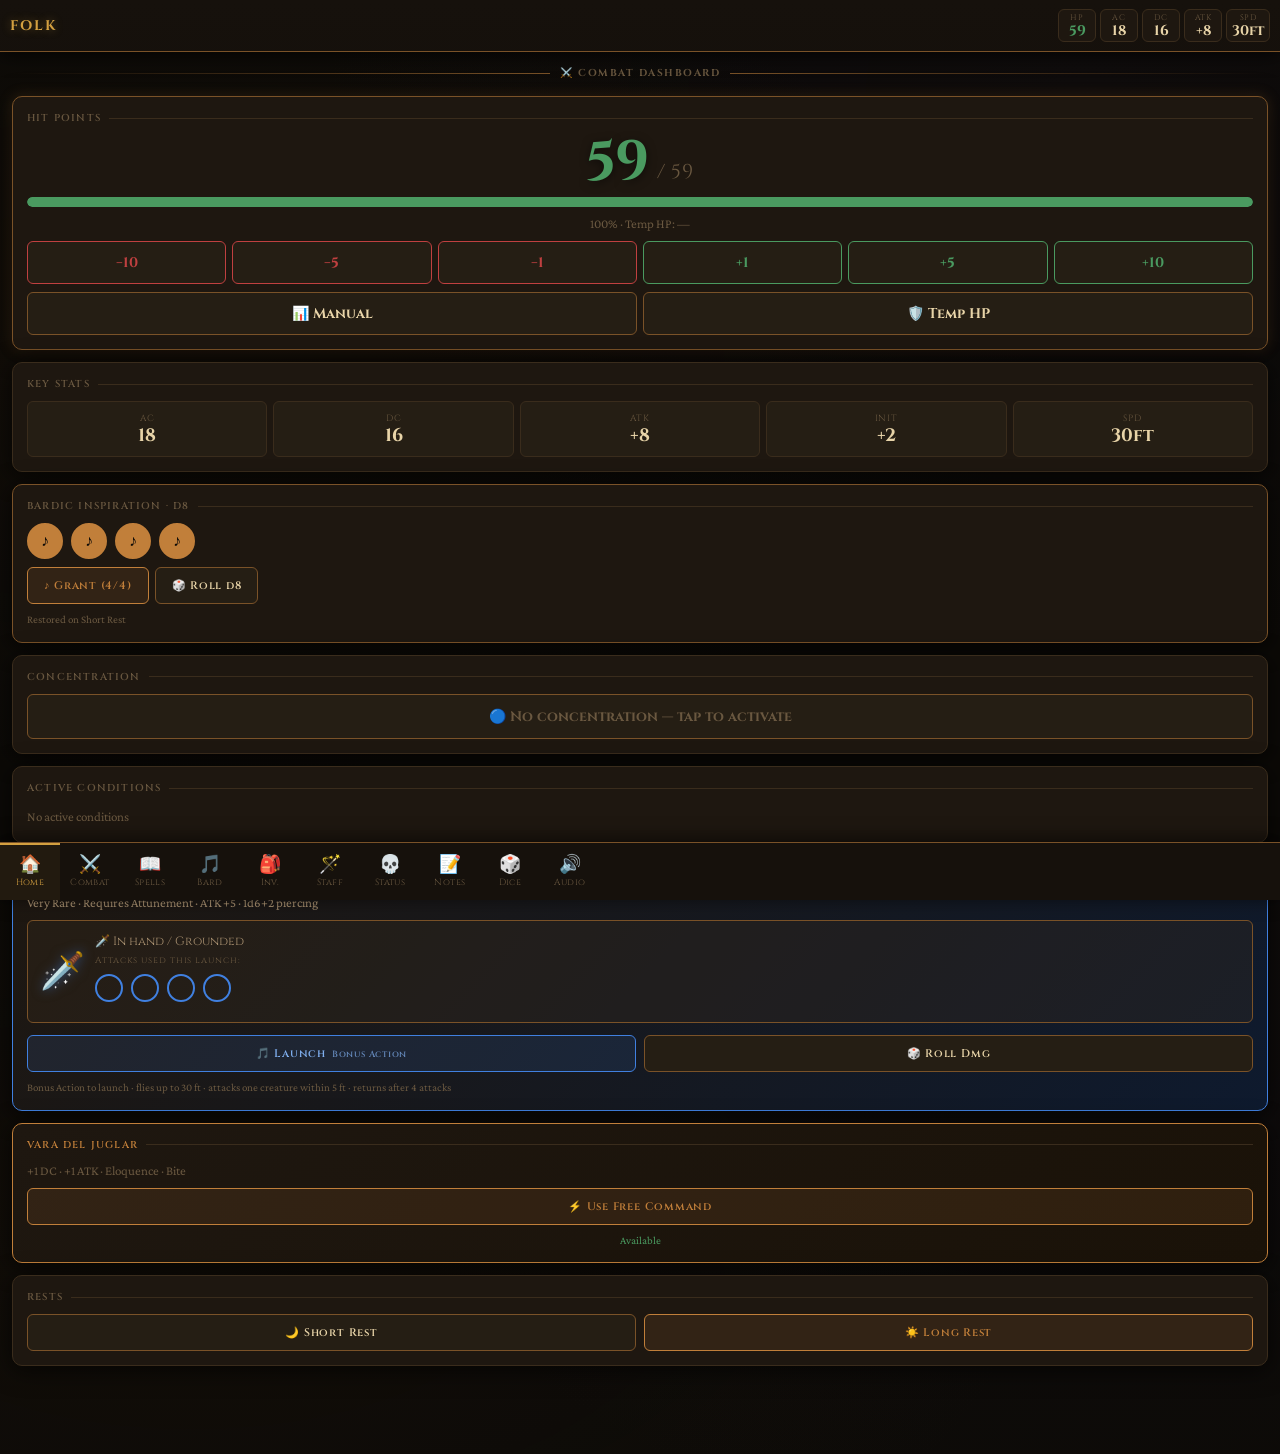
<file: index.html>
<!DOCTYPE html>
<html lang="en">
<head>
<meta charset="UTF-8">
<meta name="viewport" content="width=device-width, initial-scale=1.0, maximum-scale=1.0, user-scalable=no">
<meta name="apple-mobile-web-app-capable" content="yes">
<title>Folk · Bard of the College of Valor</title>
<link href="https://fonts.googleapis.com/css2?family=Cinzel:wght@400;600;700&family=Crimson+Pro:ital,wght@0,400;0,600;1,400&display=swap" rel="stylesheet">
<link rel="stylesheet" href="css/styles.css">
</head>
<body>

<header id="app-header">
  <div id="folk-title">FOLK</div>
  <div class="header-stats">
    <div class="hstat" onclick="showSection('combat')"><span class="hstat-lbl">HP</span><span class="hstat-val" id="hdr-hp">59</span></div>
    <div class="hstat"><span class="hstat-lbl">AC</span><span class="hstat-val">18</span></div>
    <div class="hstat"><span class="hstat-lbl">DC</span><span class="hstat-val">16</span></div>
    <div class="hstat"><span class="hstat-lbl">ATK</span><span class="hstat-val">+8</span></div>
    <div class="hstat" id="hdr-spd-wrap"><span class="hstat-lbl">SPD</span><span class="hstat-val" id="hdr-spd">30ft</span></div>
  </div>
</header>

<div id="cond-banner"><div class="cb-main" id="cb-inner"></div></div>

<div id="secs">
  <div class="section active" id="sec-dashboard"></div>
  <div class="section" id="sec-combat"></div>
  <div class="section" id="sec-spellbook"></div>
  <div class="section" id="sec-bard"></div>
  <div class="section" id="sec-inventory"></div>
  <div class="section" id="sec-vara"></div>
  <div class="section" id="sec-conditions"></div>
  <div class="section" id="sec-notes"></div>
  <div class="section" id="sec-dice"></div>
  <div class="section" id="sec-audio"></div>
</div>

<nav id="bottom-nav">
  <button class="ntab active" data-s="dashboard" onclick="showSection('dashboard')"><span class="ntab-icon">🏠</span><span class="ntab-lbl">Home</span></button>
  <button class="ntab" data-s="combat" onclick="showSection('combat')"><span class="ntab-icon">⚔️</span><span class="ntab-lbl">Combat</span></button>
  <button class="ntab" data-s="spellbook" onclick="showSection('spellbook')"><span class="ntab-icon">📖</span><span class="ntab-lbl">Spells</span></button>
  <button class="ntab" data-s="bard" onclick="showSection('bard')"><span class="ntab-icon">🎵</span><span class="ntab-lbl">Bard</span></button>
  <button class="ntab" data-s="inventory" onclick="showSection('inventory')"><span class="ntab-icon">🎒</span><span class="ntab-lbl">Inv.</span></button>
  <button class="ntab" data-s="vara" onclick="showSection('vara')"><span class="ntab-icon">🪄</span><span class="ntab-lbl">Staff</span></button>
  <button class="ntab" data-s="conditions" onclick="showSection('conditions')"><span class="ntab-icon">💀</span><span class="ntab-lbl">Status</span></button>
  <button class="ntab" data-s="notes" onclick="showSection('notes')"><span class="ntab-icon">📝</span><span class="ntab-lbl">Notes</span></button>
  <button class="ntab" data-s="dice" onclick="showSection('dice')"><span class="ntab-icon">🎲</span><span class="ntab-lbl">Dice</span></button>
  <button class="ntab" data-s="audio" onclick="showSection('audio')"><span class="ntab-icon">🔊</span><span class="ntab-lbl">Audio</span></button>
</nav>

<div id="toast"></div>

<!-- MODALS -->
<div class="overlay" id="m-hp" onclick="if(event.target===this)closeModal('m-hp')">
  <div class="modal"><div class="modal-title">Adjust Hit Points</div>
    <input type="number" id="mi-hp" placeholder="Amount..." style="font-size:22px;text-align:center;margin-bottom:12px">
    <div class="btn-row mb4"><button class="btn dan f1" onclick="applyHP('dmg')">⚔️ Damage</button><button class="btn suc f1" onclick="applyHP('heal')">💚 Heal</button></div>
    <button class="btn full" onclick="closeModal('m-hp')">Cancel</button></div>
</div>
<div class="overlay" id="m-temp" onclick="if(event.target===this)closeModal('m-temp')">
  <div class="modal"><div class="modal-title">Temporary Hit Points</div>
    <input type="number" id="mi-temp" placeholder="Temp HP amount..." style="margin-bottom:12px">
    <div class="btn-row"><button class="btn pri f1" onclick="applyTempHP()">Set</button><button class="btn f1" onclick="closeModal('m-temp')">Cancel</button></div></div>
</div>
<div class="overlay" id="m-conc" onclick="if(event.target===this)closeModal('m-conc')">
  <div class="modal"><div class="modal-title">Concentration</div>
    <input type="text" id="mi-conc" placeholder="Spell name..." style="margin-bottom:12px">
    <div class="btn-row mb8"><button class="btn mag f1" onclick="setConc()">🔵 Concentrate</button><button class="btn dan f1" onclick="breakConc()">✕ Break</button></div>
    <button class="btn full" onclick="closeModal('m-conc')">Cancel</button></div>
</div>
<div class="overlay" id="m-custom-spell" onclick="if(event.target===this)closeModal('m-custom-spell')">
  <div class="modal"><div class="modal-title">Add Custom Spell</div>
    <input id="cs-name" placeholder="Spell name" style="margin-bottom:8px">
    <select id="cs-level" style="margin-bottom:8px"><option value="0">Cantrip</option><option value="1">Level 1</option><option value="2">Level 2</option><option value="3">Level 3</option><option value="4">Level 4</option></select>
    <input id="cs-cast" placeholder="Casting time" style="margin-bottom:8px">
    <input id="cs-range" placeholder="Range (e.g. 60 ft)" style="margin-bottom:8px">
    <input id="cs-dur" placeholder="Duration" style="margin-bottom:8px">
    <textarea id="cs-desc" placeholder="Description..." style="margin-bottom:8px;min-height:80px"></textarea>
    <div class="btn-row"><button class="btn pri f1" onclick="addCustomSpell()">Add</button><button class="btn f1" onclick="closeModal('m-custom-spell')">Cancel</button></div></div>
</div>

<script src="js/config/character.js"></script>
<script src="js/conditions.js"></script>
<script src="js/config/bard-features.js"></script>
<script src="js/config/spells.js"></script>
<script src="js/state.js"></script>
<script src="js/app.js"></script>
<script src="js/sections.js"></script>
<script src="audio/manifest.js"></script>
<script src="js/audio-manager.js"></script>
<script src="js/init.js"></script></body>
</html>
</file>
<file: css/styles.css>
*,*::before,*::after{box-sizing:border-box;margin:0;padding:0;-webkit-tap-highlight-color:transparent}
:root{
  --bg:#0c0a07;--panel:#16110c;--card:#1e1710;--card2:#251e14;
  --border:#3a2c1c;--border2:#7a5228;
  --copper:#c17f3a;--gold:#d4a040;--goldbr:#f0c060;
  --txt:#e8d4a8;--txt2:#a89070;--txt3:#6a5840;
  --hp-ok:#3d8a50;--hp-warn:#b07a10;--hp-crit:#c04040;
  --magic:#6040a0;--danger:#c04040;--success:#4a9a60;--warn:#b07a10;
  --r:6px;--rmd:10px;--rlg:14px;
  --shadow:0 4px 24px rgba(0,0,0,.7);--glow:0 0 14px rgba(193,127,58,.25);
  --header-h:52px;--banner-h:0px;--nav-h:58px;
}
html{height:100%;scroll-behavior:smooth}
body{min-height:100%;background:var(--bg);color:var(--txt);font-family:'Crimson Pro',Georgia,serif;font-size:16px;line-height:1.4;overflow-x:hidden;padding-top:calc(var(--header-h) + var(--banner-h));padding-bottom:calc(var(--nav-h) + 4px);background-image:radial-gradient(ellipse at 15% 40%,rgba(60,40,20,.12) 0%,transparent 55%),radial-gradient(ellipse at 85% 10%,rgba(40,30,60,.1) 0%,transparent 50%)}
h1,h2,h3,h4,.cinzel{font-family:'Cinzel','Times New Roman',serif;letter-spacing:.04em}
::-webkit-scrollbar{width:4px}::-webkit-scrollbar-track{background:var(--bg)}::-webkit-scrollbar-thumb{background:var(--border2);border-radius:2px}

/* ─── HEADER ─────────────────────────── */
#app-header{position:fixed;top:0;left:0;right:0;height:var(--header-h);z-index:200;background:linear-gradient(180deg,var(--panel) 0%,rgba(22,17,12,.97) 100%);border-bottom:1px solid var(--border2);display:flex;align-items:center;padding:0 10px;gap:8px;box-shadow:0 2px 20px rgba(0,0,0,.8);backdrop-filter:blur(4px)}
#folk-title{font-family:'Cinzel',serif;font-size:14px;font-weight:700;color:var(--gold);letter-spacing:.14em;white-space:nowrap;text-shadow:0 0 10px rgba(212,160,64,.4)}
.header-stats{display:flex;gap:4px;flex:1;justify-content:flex-end;overflow:hidden}
.hstat{display:flex;flex-direction:column;align-items:center;background:var(--card);border:1px solid var(--border);border-radius:var(--r);padding:2px 5px;min-width:38px;cursor:pointer;transition:border-color .2s}
.hstat:hover{border-color:var(--border2)}
.hstat-lbl{font-size:8px;color:var(--txt3);letter-spacing:.08em;text-transform:uppercase;font-family:'Cinzel',serif}
.hstat-val{font-size:14px;font-weight:700;color:var(--txt);font-family:'Cinzel',serif;line-height:1.2}
.hstat-val.ok{color:var(--success)}.hstat-val.warn{color:var(--warn)}.hstat-val.crit{color:var(--danger);animation:pcrit 1s infinite}
@keyframes pcrit{0%,100%{opacity:1}50%{opacity:.45}}

/* ─── CONDITION BANNER ───────────────── */
#cond-banner{position:fixed;top:var(--header-h);left:0;right:0;z-index:190;display:none;flex-direction:column;border-bottom:1px solid rgba(192,64,64,.35);box-shadow:0 3px 12px rgba(0,0,0,.5)}
#cond-banner.active{display:flex}
.cb-main{display:flex;align-items:center;gap:6px;padding:5px 10px;overflow-x:auto;scrollbar-width:none;background:linear-gradient(90deg,rgba(192,40,40,.18) 0%,rgba(22,17,12,.97) 100%);min-height:30px}
.cb-main::-webkit-scrollbar{display:none}
.cb-lbl{font-family:'Cinzel',serif;font-size:9px;color:var(--txt3);letter-spacing:.1em;white-space:nowrap;flex-shrink:0}
.cb-pill{flex-shrink:0;font-family:'Cinzel',serif;font-size:9px;padding:2px 8px;border-radius:100px;white-space:nowrap;letter-spacing:.05em}
.cb-pill.bad{background:rgba(192,64,64,.22);border:1px solid rgba(192,64,64,.5);color:#f08888}
.cb-pill.warn{background:rgba(180,120,0,.18);border:1px solid rgba(180,120,0,.4);color:#d4a040}
.cb-pill.spd{background:rgba(32,96,192,.18);border:1px solid rgba(32,96,192,.4);color:#70a0e0}
.cb-pill.good{background:rgba(64,160,80,.15);border:1px solid rgba(64,160,80,.4);color:#70d090}
.cb-sep{flex-shrink:0;color:var(--txt3);font-size:10px}

/* ─── BOTTOM NAV ─────────────────────── */
#bottom-nav{position:fixed;bottom:0;left:0;right:0;height:var(--nav-h);z-index:200;background:var(--panel);border-top:1px solid var(--border2);display:flex;overflow-x:auto;overflow-y:hidden;scrollbar-width:none;box-shadow:0 -2px 20px rgba(0,0,0,.6)}
#bottom-nav::-webkit-scrollbar{display:none}
.ntab{flex:0 0 auto;display:flex;flex-direction:column;align-items:center;justify-content:center;gap:2px;min-width:60px;padding:6px 10px 8px;cursor:pointer;border:none;background:transparent;color:var(--txt3);font-family:'Cinzel',serif;font-size:9px;letter-spacing:.05em;transition:color .2s,background .2s;border-top:2px solid transparent;user-select:none}
.ntab:hover{color:var(--txt2)}.ntab.active{color:var(--gold);border-top-color:var(--gold);background:rgba(212,160,64,.06)}
.ntab-icon{font-size:18px;line-height:1}.ntab-lbl{white-space:nowrap}

/* ─── SECTIONS ───────────────────────── */
.section{display:none;padding:14px 12px}.section.active{display:block}

/* ─── CARDS ──────────────────────────── */
.card{background:var(--card);border:1px solid var(--border);border-radius:var(--rmd);padding:14px;margin-bottom:12px;box-shadow:var(--shadow);position:relative}
.card.acc{border-color:var(--border2)}.card.glow{box-shadow:var(--shadow),var(--glow)}.card.magic{border-color:var(--magic);background:linear-gradient(135deg,var(--card) 0%,#181028 100%)}
.card.danger{border-color:var(--danger)}.card.gold-border{border-color:rgba(212,160,64,.35)}.card.dance{border-color:#4080e0;background:linear-gradient(135deg,var(--card) 0%,#0e1a2e 100%)}

.sec-title{display:flex;align-items:center;gap:10px;margin-bottom:16px;font-family:'Cinzel',serif;font-size:10px;font-weight:700;letter-spacing:.15em;color:var(--txt3);text-transform:uppercase}
.sec-title::before,.sec-title::after{content:'';flex:1;height:1px}
.sec-title::before{background:linear-gradient(to left,var(--border2),transparent)}
.sec-title::after{background:linear-gradient(to right,var(--border2),transparent)}
.ctitle{font-family:'Cinzel',serif;font-size:10px;font-weight:600;letter-spacing:.12em;color:var(--txt3);text-transform:uppercase;margin-bottom:10px;display:flex;align-items:center;gap:8px}
.ctitle::after{content:'';flex:1;height:1px;background:var(--border)}

/* ─── CONDITION EFFECTS INLINE ───────── */
.cond-effects-box{background:rgba(192,40,40,.1);border:1px solid rgba(192,64,64,.3);border-radius:var(--r);padding:10px 12px;margin-bottom:12px}
.cond-effects-title{font-family:'Cinzel',serif;font-size:9px;color:var(--danger);letter-spacing:.1em;margin-bottom:6px}
.cond-fx-row{display:flex;align-items:center;gap:8px;padding:4px 0;border-bottom:1px solid rgba(192,64,64,.15);font-size:13px}
.cond-fx-row:last-child{border-bottom:none}
.cond-fx-icon{font-size:14px;flex-shrink:0;width:20px;text-align:center}
.cond-fx-text{flex:1;color:var(--txt2)}
.cond-fx-badge{font-family:'Cinzel',serif;font-size:9px;padding:2px 7px;border-radius:100px;flex-shrink:0}
.cond-fx-badge.disadv{background:rgba(192,64,64,.25);border:1px solid rgba(192,64,64,.5);color:#f08080}
.cond-fx-badge.adv{background:rgba(64,192,80,.2);border:1px solid rgba(64,192,80,.4);color:#70d090}
.cond-fx-badge.auto{background:rgba(180,120,0,.2);border:1px solid rgba(180,120,0,.4);color:#d4a040}
.cond-fx-badge.zero{background:rgba(32,96,192,.2);border:1px solid rgba(32,96,192,.4);color:#70a0e0}

/* ─── DISADV WARNING BADGE ───────────── */
.disadv-warning{display:inline-flex;align-items:center;gap:5px;padding:5px 10px;border-radius:var(--r);background:rgba(192,64,64,.15);border:1px solid rgba(192,64,64,.4);color:#f08080;font-family:'Cinzel',serif;font-size:10px;letter-spacing:.07em;margin-bottom:8px}
.adv-note{display:inline-flex;align-items:center;gap:5px;padding:5px 10px;border-radius:var(--r);background:rgba(64,192,80,.12);border:1px solid rgba(64,192,80,.35);color:#70d090;font-family:'Cinzel',serif;font-size:10px;letter-spacing:.07em;margin-bottom:8px}

/* ─── HP BAR ─────────────────────────── */
.hp-wrap{background:rgba(0,0,0,.4);border-radius:100px;height:10px;overflow:hidden;margin:8px 0}
.hp-bar{height:100%;border-radius:100px;transition:width .5s ease,background .5s ease}

/* ─── BUTTONS ────────────────────────── */
.btn{display:inline-flex;align-items:center;justify-content:center;gap:6px;padding:10px 16px;border-radius:var(--r);border:1px solid var(--border2);background:var(--card2);color:var(--txt);font-family:'Cinzel',serif;font-size:11px;font-weight:600;letter-spacing:.07em;cursor:pointer;transition:all .15s;white-space:nowrap;user-select:none;-webkit-user-select:none}
.btn:hover{background:var(--border2)}.btn:active{transform:scale(.97)}
.btn.pri{border-color:var(--copper);background:rgba(193,127,58,.12);color:var(--copper)}.btn.pri:hover{background:rgba(193,127,58,.28)}
.btn.dan{border-color:var(--danger);background:rgba(192,64,64,.1);color:var(--danger)}.btn.dan:hover{background:rgba(192,64,64,.24)}
.btn.suc{border-color:var(--success);background:rgba(74,154,96,.1);color:var(--success)}.btn.suc:hover{background:rgba(74,154,96,.24)}
.btn.mag{border-color:var(--magic);background:rgba(96,64,160,.1);color:#b090f0}.btn.mag:hover{background:rgba(96,64,160,.24)}
.btn.gld{border-color:var(--gold);background:rgba(212,160,64,.1);color:var(--gold)}.btn.gld:hover{background:rgba(212,160,64,.24)}
.btn.blue{border-color:#4080e0;background:rgba(64,128,224,.12);color:#80b0f0}.btn.blue:hover{background:rgba(64,128,224,.28)}
.btn.full{width:100%}.btn:disabled{opacity:.45;cursor:not-allowed;transform:none}
.btn-row{display:flex;gap:8px;flex-wrap:wrap}.f1{flex:1}

.adj{display:flex;gap:6px;margin-top:8px;flex-wrap:wrap}
.ab{flex:1;min-width:44px;padding:11px 6px;border:1px solid var(--border2);border-radius:var(--r);background:var(--card2);color:var(--txt);font-family:'Cinzel',serif;font-size:14px;font-weight:700;cursor:pointer;transition:all .15s;text-align:center;user-select:none;-webkit-user-select:none}
.ab:hover,.ab:active{background:var(--border2);transform:scale(.97)}
.ab.d{border-color:var(--danger);color:var(--danger)}.ab.d:hover{background:rgba(192,64,64,.2)}
.ab.h{border-color:var(--success);color:var(--success)}.ab.h:hover{background:rgba(74,154,96,.2)}
.ab.w{flex:2}

/* ─── INPUTS ─────────────────────────── */
input,textarea,select{background:var(--card2);border:1px solid var(--border);border-radius:var(--r);color:var(--txt);font-family:'Crimson Pro',Georgia,serif;font-size:15px;padding:8px 12px;outline:none;width:100%;transition:border-color .2s}
input:focus,textarea:focus,select:focus{border-color:var(--copper);box-shadow:0 0 0 2px rgba(193,127,58,.2)}
textarea{resize:vertical;min-height:100px}
select option{background:var(--card2)}

/* ─── DANCING SWORD WIDGET ───────────── */
.sword-status{display:flex;align-items:center;gap:10px;padding:12px;border-radius:var(--r);margin-bottom:12px}
.sword-status.grounded{background:rgba(58,44,28,.3);border:1px solid var(--border2)}
.sword-status.hovering{background:rgba(32,80,224,.12);border:1px solid rgba(64,128,224,.5);animation:sword-glow 2.5s ease-in-out infinite}
@keyframes sword-glow{0%,100%{box-shadow:0 0 8px rgba(64,128,224,.2)}50%{box-shadow:0 0 20px rgba(64,128,224,.4),0 0 40px rgba(64,128,224,.15)}}
.sword-icon-big{font-size:36px;filter:drop-shadow(0 0 6px rgba(64,128,224,.5))}
.sword-atk-pips{display:flex;gap:8px;margin:8px 0}
.sword-pip{width:28px;height:28px;border-radius:50%;border:2px solid #4080e0;background:transparent;display:inline-flex;align-items:center;justify-content:center;font-size:12px;transition:all .3s}
.sword-pip.used{background:#4080e0;box-shadow:0 0 8px #4080e0}.sword-pip.used::after{content:'✦';color:#fff;font-size:10px}
.sword-pip-lbl{font-family:'Cinzel',serif;font-size:9px;color:var(--txt3);letter-spacing:.1em;margin-bottom:4px}

/* ─── STAT BOXES ─────────────────────── */
.stat-grid{display:grid;grid-template-columns:repeat(3,1fr);gap:8px}
.stat-box{background:var(--card2);border:1px solid var(--border);border-radius:var(--r);padding:10px 8px;text-align:center;transition:border-color .2s}
.stat-box:hover{border-color:var(--border2)}
.stat-name{font-family:'Cinzel',serif;font-size:9px;color:var(--txt3);letter-spacing:.1em}
.stat-score{font-family:'Cinzel',serif;font-size:22px;font-weight:700;color:var(--txt);line-height:1.2}
.stat-mod{font-size:14px;color:var(--gold);font-weight:600;margin-top:2px}

/* ─── SKILL ROWS ─────────────────────── */
.skill-row{display:flex;align-items:center;gap:8px;padding:5px 0;border-bottom:1px solid rgba(58,44,28,.5);font-size:14px}
.skill-row:last-child{border-bottom:none}
.pip{width:10px;height:10px;border-radius:50%;border:1.5px solid var(--txt3);flex-shrink:0}
.pip.prof{background:var(--copper);border-color:var(--copper)}.pip.expert{background:var(--gold);border-color:var(--gold);box-shadow:0 0 5px rgba(212,160,64,.5)}
.sk-name{flex:1;color:var(--txt2)}.sk-ab{font-size:11px;color:var(--txt3);font-family:'Cinzel',serif}.sk-bon{font-family:'Cinzel',serif;font-weight:700;min-width:28px;text-align:right}

/* ─── SPELL SLOTS ────────────────────── */
.slot-pip{width:32px;height:32px;border-radius:50%;border:2px solid var(--magic);background:transparent;cursor:pointer;transition:all .2s;display:inline-flex;align-items:center;justify-content:center;font-size:12px}
.slot-pip.used{background:rgba(96,64,160,.25);opacity:.5}.slot-pip.used::after{content:'✦';color:var(--txt3)}
.slot-pip:not(.used):hover{background:rgba(96,64,160,.3);box-shadow:0 0 8px var(--magic)}
.slots-lbl{font-family:'Cinzel',serif;font-size:10px;color:var(--txt3);letter-spacing:.1em;margin-bottom:6px}
.slots-row{display:flex;gap:8px;flex-wrap:wrap;margin-bottom:12px}

/* ─── SPELL CARDS ────────────────────── */
.spell-card{background:var(--card);border:1px solid var(--border);border-radius:var(--rmd);padding:12px;margin-bottom:10px;cursor:pointer;transition:border-color .2s,box-shadow .2s}
.spell-card:hover{border-color:var(--border2)}.spell-card.conc-card{border-color:rgba(32,80,160,.5)}.spell-card.cantrip-card{border-color:rgba(96,64,160,.4)}
.spell-name{font-family:'Cinzel',serif;font-size:14px;font-weight:600;color:var(--txt)}
.spell-badge{font-family:'Cinzel',serif;font-size:9px;padding:2px 7px;border-radius:100px;white-space:nowrap;flex-shrink:0}
.badge-0{background:rgba(96,64,160,.3);color:#b090f0;border:1px solid rgba(96,64,160,.5)}
.badge-1{background:rgba(58,150,90,.2);color:#60c080;border:1px solid rgba(58,150,90,.4)}
.badge-2{background:rgba(60,100,200,.2);color:#70a0f0;border:1px solid rgba(60,100,200,.4)}
.badge-3{background:rgba(180,100,20,.2);color:#d08040;border:1px solid rgba(180,100,20,.4)}
.badge-4{background:rgba(180,40,40,.2);color:#d06060;border:1px solid rgba(180,40,40,.4)}
.spell-meta{display:flex;gap:5px;flex-wrap:wrap;margin:6px 0}
.stag{font-size:11px;color:var(--txt3);background:var(--card2);border-radius:3px;padding:1px 5px}
.spell-desc{font-size:14px;color:var(--txt2);line-height:1.55;display:none;margin-top:8px}
.spell-card.open .spell-desc{display:block}
.conc-badge{font-size:11px;padding:2px 8px;border-radius:3px;background:rgba(32,80,160,.25);color:#70a0e0;border:1px solid rgba(32,80,160,.4);display:inline-flex;align-items:center;gap:4px}
.cast-btn{padding:5px 13px;border-radius:var(--r);border:1px solid var(--magic);background:rgba(96,64,160,.18);color:#b090f0;font-family:'Cinzel',serif;font-size:10px;cursor:pointer;transition:all .2s;margin-right:4px;margin-top:6px}
.cast-btn:hover{background:rgba(96,64,160,.38)}.cast-actions{margin-top:8px}

/* ─── BI PIPS ────────────────────────── */
.bi-pip{width:36px;height:36px;border-radius:50%;border:2px solid var(--copper);background:transparent;cursor:pointer;transition:all .2s;display:inline-flex;align-items:center;justify-content:center}
.bi-pip.on{background:var(--copper)}.bi-pip.on::before{content:'♪';color:var(--bg)}
.bi-pip:not(.on):hover{background:rgba(193,127,58,.2)}
.bi-pips{display:flex;gap:8px;flex-wrap:wrap;margin:8px 0}

/* ─── ACTION TOKENS ──────────────────── */
.act-token{display:flex;flex-direction:column;align-items:center;gap:5px;padding:12px 8px;background:var(--card2);border:2px solid var(--border);border-radius:var(--rmd);cursor:pointer;transition:all .2s}
.act-token.used{opacity:.4;border-style:dashed}.act-token:not(.used):hover{border-color:var(--copper)}
.act-icon{font-size:22px}.act-name{font-family:'Cinzel',serif;font-size:8px;color:var(--txt3);letter-spacing:.08em}.act-state{font-size:11px;color:var(--txt3)}

/* ─── DEATH SAVES ────────────────────── */
.ds-pip{width:28px;height:28px;border-radius:50%;cursor:pointer;border:2px solid var(--border);transition:all .2s;display:inline-flex;align-items:center;justify-content:center}
.ds-pip.succ{border-color:var(--success)}.ds-pip.succ.on{background:var(--success)}
.ds-pip.fail{border-color:var(--danger)}.ds-pip.fail.on{background:var(--danger)}

/* ─── CONCENTRATION ──────────────────── */
.conc-wrap{display:flex;align-items:center;gap:8px;padding:8px 12px;border-radius:var(--r);background:rgba(32,80,160,.12);border:1px solid rgba(32,80,160,.35);cursor:pointer}
.conc-dot{width:10px;height:10px;border-radius:50%;background:#4080c0;box-shadow:0 0 8px #4080c0;flex-shrink:0;animation:pconc 2s infinite}
@keyframes pconc{0%,100%{box-shadow:0 0 8px #4080c0}50%{box-shadow:0 0 18px #4080c0,0 0 28px rgba(64,128,192,.35)}}
.conc-text{font-family:'Cinzel',serif;font-size:12px;color:#70a0e0;flex:1}

/* ─── FILTER BAR ─────────────────────── */
.fbar{display:flex;gap:6px;overflow-x:auto;padding-bottom:4px;margin-bottom:12px;scrollbar-width:none}
.fbar::-webkit-scrollbar{display:none}
.fchip{flex-shrink:0;padding:5px 12px;border-radius:100px;border:1px solid var(--border);background:var(--card2);color:var(--txt3);font-family:'Cinzel',serif;font-size:10px;letter-spacing:.05em;cursor:pointer;transition:all .15s}
.fchip.on{border-color:var(--magic);background:rgba(96,64,160,.2);color:#b090f0}.fchip:hover:not(.on){border-color:var(--border2)}

/* ─── CONDITION CHIPS ────────────────── */
.cond-chip{display:inline-flex;align-items:center;gap:5px;padding:4px 10px;border-radius:100px;font-size:13px;cursor:pointer;transition:all .2s;margin:3px}
.cond-chip.on{background:rgba(192,64,64,.18);border:1px solid var(--danger);color:var(--danger)}
.cond-chip.off{background:var(--card2);border:1px solid var(--border);color:var(--txt2)}.cond-chip.off:hover{border-color:var(--border2)}

/* ─── VARA CARD ──────────────────────── */
.vara-hero{text-align:center;padding:22px 16px;background:linear-gradient(135deg,#1a1228 0%,#0c0a07 50%,#1a1208 100%);border-radius:var(--rmd);border:1px solid var(--border2);margin-bottom:12px;position:relative;overflow:hidden}
.vara-hero::before{content:'';position:absolute;inset:0;background:radial-gradient(ellipse at 50% 30%,rgba(193,127,58,.1) 0%,transparent 60%)}
.vara-name{font-family:'Cinzel',serif;font-size:22px;font-weight:700;color:var(--gold);text-shadow:0 0 18px rgba(212,160,64,.4);margin-bottom:4px}
.vara-sub{font-size:13px;color:var(--txt3);font-style:italic;letter-spacing:.06em}
.vara-icon{font-size:52px;margin-bottom:10px;position:relative;z-index:1}
.vara-eff{background:var(--card2);border:1px solid var(--border);border-left:3px solid var(--copper);border-radius:0 var(--r) var(--r) 0;padding:10px 12px;margin-bottom:8px}
.vara-eff-name{font-family:'Cinzel',serif;font-size:10px;color:var(--copper);letter-spacing:.1em;margin-bottom:4px}
.vara-eff-desc{font-size:14px;color:var(--txt2)}

/* ─── FEATURE & ITEM CARDS ───────────── */
.feat-card{background:var(--card2);border:1px solid var(--border);border-left:3px solid var(--copper);border-radius:0 var(--r) var(--r) 0;padding:10px 12px;margin-bottom:8px}
.feat-name{font-family:'Cinzel',serif;font-size:11px;color:var(--copper);margin-bottom:4px}
.feat-desc{font-size:14px;color:var(--txt2);line-height:1.5}
.item-row{display:flex;align-items:center;gap:10px;padding:8px 0;border-bottom:1px solid rgba(58,44,28,.5)}
.item-row:last-child{border-bottom:none}
.item-icon{font-size:20px;flex-shrink:0}.item-name{font-size:15px;color:var(--txt)}.item-desc2{font-size:13px;color:var(--txt3)}

.feat-details{
    margin-top:8px;
}

.feat-details summary{
    cursor:pointer;
    color:var(--accent);
    font-size:13px;
    font-weight:600;
    user-select:none;
    list-style:none;
}

.feat-details summary::-webkit-details-marker{
    display:none;
}

.feat-details summary::after{
    content:" ▼";
    font-size:11px;
}

.feat-details[open] summary::after{
    content:" ▲";
}

.feat-long-desc{
    margin-top:8px;
    padding:10px;
    border-radius:10px;
    background:rgba(255,255,255,.04);
    border:1px solid rgba(255,255,255,.08);
    line-height:1.5;
    color:var(--text-secondary);
}

/* ─── DICE ───────────────────────────── */
.dice-result{background:var(--card2);border:1px solid var(--border2);border-radius:var(--rmd);padding:16px;text-align:center;margin-bottom:12px;min-height:100px;display:flex;flex-direction:column;align-items:center;justify-content:center}
.dice-total{font-family:'Cinzel',serif;font-size:60px;font-weight:700;color:var(--gold);line-height:1;text-shadow:0 0 24px rgba(212,160,64,.35)}
.dice-breakdown{font-size:13px;color:var(--txt3);margin-top:4px}
.dice-label2{font-size:11px;color:var(--txt3);margin-bottom:6px;font-family:'Cinzel',serif;letter-spacing:.1em}
.roll-grid{display:grid;grid-template-columns:repeat(2,1fr);gap:8px}
.roll-btn{background:var(--card2);border:1px solid var(--border);border-radius:var(--r);padding:10px;cursor:pointer;transition:all .15s;text-align:left;position:relative}
.roll-btn:hover{border-color:var(--border2);background:var(--border)}.roll-btn:active{transform:scale(.97)}
.rb-name{font-family:'Cinzel',serif;font-size:11px;color:var(--txt);display:block}
.rb-dice{font-size:12px;color:var(--txt3);display:block;margin-top:2px}
.rb-badge{position:absolute;top:4px;right:4px;font-family:'Cinzel',serif;font-size:8px;padding:1px 5px;border-radius:100px}
.rb-badge.dis{background:rgba(192,64,64,.25);border:1px solid rgba(192,64,64,.5);color:#f08080}
.rb-badge.adv{background:rgba(64,192,80,.2);border:1px solid rgba(64,192,80,.4);color:#70d090}

/* ─── NOTES ──────────────────────────── */
.note-tabs{display:flex;gap:6px;overflow-x:auto;margin-bottom:12px;scrollbar-width:none}
.note-tabs::-webkit-scrollbar{display:none}
.note-tab{flex-shrink:0;padding:5px 13px;border-radius:100px;border:1px solid var(--border);background:var(--card2);color:var(--txt3);font-family:'Cinzel',serif;font-size:9px;letter-spacing:.06em;cursor:pointer;transition:all .15s}
.note-tab.on{border-color:var(--copper);background:rgba(193,127,58,.1);color:var(--copper)}

/* ─── GOLD ───────────────────────────── */
.gold-box{background:var(--card2);border:1px solid var(--border);border-radius:var(--r);padding:10px 8px;text-align:center}
.gold-val{font-family:'Cinzel',serif;font-size:20px;font-weight:700;color:var(--gold);display:block}
.gold-name2{font-size:11px;color:var(--txt3)}

/* ─── MODALS ─────────────────────────── */
.overlay{position:fixed;inset:0;background:rgba(0,0,0,.8);z-index:400;display:none;align-items:flex-end;justify-content:center;backdrop-filter:blur(2px)}
.overlay.open{display:flex}
.modal{background:var(--panel);border:1px solid var(--border2);border-radius:var(--rlg) var(--rlg) 0 0;padding:20px 16px;width:100%;max-width:480px;max-height:80vh;overflow-y:auto;animation:slide-up .3s ease}
@keyframes slide-up{from{transform:translateY(100%)}to{transform:translateY(0)}}
.modal-title{font-family:'Cinzel',serif;font-size:16px;color:var(--gold);margin-bottom:16px;text-align:center}

/* ─── TOAST ──────────────────────────── */
#toast{position:fixed;bottom:calc(var(--nav-h) + 14px);left:50%;transform:translateX(-50%) translateY(16px);background:var(--card);border:1px solid var(--border2);border-radius:var(--rlg);padding:9px 18px;font-family:'Cinzel',serif;font-size:11px;letter-spacing:.07em;color:var(--txt);z-index:500;opacity:0;transition:opacity .3s,transform .3s;pointer-events:none;white-space:nowrap;box-shadow:var(--shadow)}
#toast.show{opacity:1;transform:translateX(-50%) translateY(0)}

/* ─── MISC ───────────────────────────── */
.row{display:flex;gap:8px;align-items:center}.jb{justify-content:space-between}.fw{flex-wrap:wrap}
.divider{height:1px;background:var(--border);margin:12px 0}
.tc{text-align:center}.ts{font-size:13px}.txs{font-size:11px}
.muted{color:var(--txt3)}.c2{color:var(--txt2)}.copper{color:var(--copper)}.gold{color:var(--gold)}.magic-c{color:#b090f0}.danger-c{color:var(--danger)}.success-c{color:var(--success)}
.ital{font-style:italic}.bold{font-weight:600}
.big-num{font-family:'Cinzel',serif;font-size:54px;font-weight:700;line-height:1;text-shadow:0 2px 10px rgba(0,0,0,.5)}
.mb4{margin-bottom:4px}.mb8{margin-bottom:8px}.mb12{margin-bottom:12px}.mt8{margin-top:8px}.mt12{margin-top:12px}
.spec-note{color:var(--gold);font-size:12px;font-style:italic;margin-top:6px}.up-note{color:var(--txt3);font-size:12px;margin-top:4px}

/* --- AUDIO MANAGER --- */
.audio-grid{display:grid;grid-template-columns:1fr;gap:12px}
.audio-column{border:1px solid var(--border);border-radius:var(--rmd);padding:12px;background:rgba(0,0,0,.12)}
.audio-column-head{display:flex;align-items:center;justify-content:space-between;gap:10px;margin-bottom:10px}
.audio-title{font-family:'Cinzel',serif;font-size:12px;color:var(--gold);letter-spacing:.08em}
.audio-hint{font-size:12px;color:var(--txt3)}
.audio-upload{position:relative;overflow:hidden;padding:7px 10px;font-size:10px}
.audio-upload input{position:absolute;inset:0;opacity:0;cursor:pointer}
.audio-drop{border:1px dashed var(--border2);border-radius:var(--r);padding:12px;text-align:center;color:var(--txt3);font-size:13px;margin-bottom:10px;background:rgba(193,127,58,.06)}
.audio-drop.over{border-color:var(--gold);color:var(--gold);background:rgba(212,160,64,.12)}
.audio-list{display:flex;flex-direction:column;gap:8px}
.audio-item{border:1px solid var(--border);border-radius:var(--r);padding:9px;background:var(--card2)}
.audio-name{color:var(--gold);font-size:14px;margin-bottom:6px;overflow-wrap:anywhere}
.audio-row-actions{display:flex;align-items:center;gap:8px}
.audio-row-actions audio{width:100%;min-width:0}
.audio-delete{padding:7px 9px;font-size:10px;flex-shrink:0}
.audio-source{font-family:'Cinzel',serif;font-size:9px;color:var(--txt3);border:1px solid var(--border);border-radius:var(--r);padding:6px 8px;flex-shrink:0}
@media (min-width:760px){.audio-grid{grid-template-columns:repeat(2,1fr)}}
</file>
